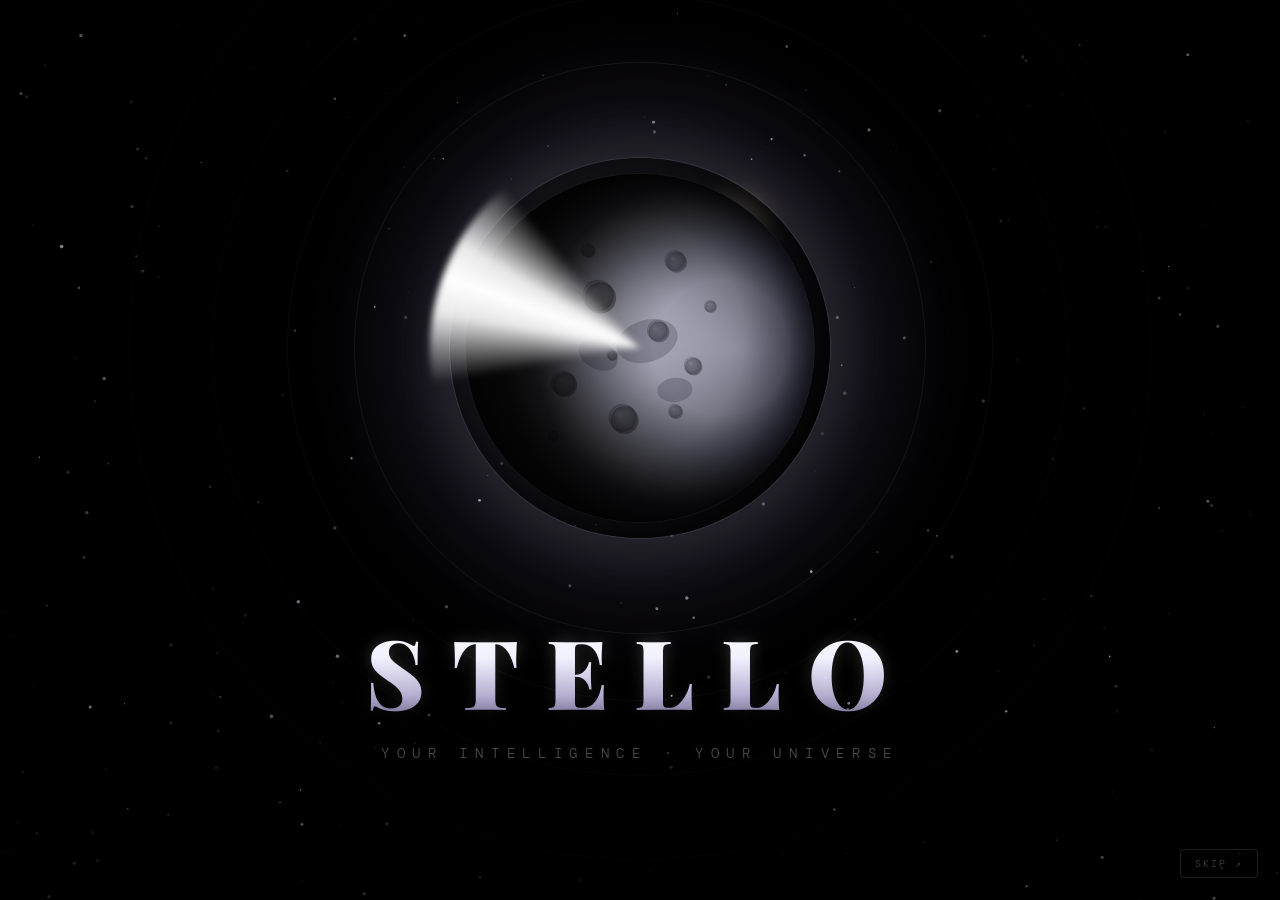
<file: templates/cutscene_ink.html>
<!DOCTYPE html>
<html lang="en">
<head>
<meta charset="UTF-8"/>
<meta name="viewport" content="width=device-width,initial-scale=1.0"/>
<title>STELLO</title>
<link href="https://fonts.googleapis.com/css2?family=Playfair+Display:wght@900&family=DM+Mono:wght@300&display=swap" rel="stylesheet">
<style>
*{margin:0;padding:0;box-sizing:border-box}
html,body{width:100vw;height:100vh;overflow:hidden;background:#000;font-family:'Playfair Display',serif}

/* ── MAIN STAGE ── */
#stage{
  position:fixed;inset:0;
  display:flex;align-items:center;justify-content:center;
  flex-direction:column;
  cursor:pointer;
  z-index:2;
}

/* ── FADE OUT ── */
#stage.out{animation:stageOut .9s ease forwards;pointer-events:none}
@keyframes stageOut{to{opacity:0}}

/* ── STAR FIELD ── */
#stars{position:fixed;inset:0;z-index:0}

/* ── ECLIPSE WRAPPER ── */
.eclipse-wrap{
  position:relative;
  width:clamp(200px,38vw,420px);
  height:clamp(200px,38vw,420px);
  display:flex;align-items:center;justify-content:center;
  z-index:3;
  animation:eclipseEntry 2.2s cubic-bezier(.16,1,.3,1) forwards;
  opacity:0;
}
@keyframes eclipseEntry{
  0%{opacity:0;transform:scale(0.6) translateY(40px)}
  100%{opacity:1;transform:scale(1) translateY(0)}
}

/* ── OUTER CORONA RINGS ── */
.corona-ring{
  position:absolute;
  border-radius:50%;
  border:1px solid rgba(255,255,255,0.06);
  animation:coronaPulse 4s ease-in-out infinite;
}
.corona-ring:nth-child(1){inset:-18%;animation-delay:0s}
.corona-ring:nth-child(2){inset:-34%;animation-delay:.4s;border-color:rgba(255,255,255,0.04)}
.corona-ring:nth-child(3){inset:-52%;animation-delay:.8s;border-color:rgba(255,255,255,0.025)}
.corona-ring:nth-child(4){inset:-72%;animation-delay:1.2s;border-color:rgba(255,255,255,0.015)}
@keyframes coronaPulse{
  0%,100%{opacity:.4;transform:scale(1)}
  50%{opacity:1;transform:scale(1.03)}
}

/* ── GLOW AURA ── */
.glow-aura{
  position:absolute;
  inset:-30%;
  border-radius:50%;
  background:radial-gradient(circle,
    rgba(255,255,255,0.22) 0%,
    rgba(220,210,255,0.12) 25%,
    rgba(180,160,255,0.06) 50%,
    transparent 70%
  );
  animation:auraPulse 3s ease-in-out infinite;
}
@keyframes auraPulse{
  0%,100%{opacity:.7;transform:scale(1)}
  50%{opacity:1;transform:scale(1.05)}
}

/* ── ECLIPSE LIGHT BURST ── */
.light-burst{
  position:absolute;
  inset:-5%;
  border-radius:50%;
  background:radial-gradient(circle,
    rgba(255,255,255,0.95) 0%,
    rgba(255,252,240,0.7) 8%,
    rgba(255,240,200,0.3) 18%,
    rgba(200,180,255,0.1) 32%,
    transparent 55%
  );
  animation:burstPulse 2.5s ease-in-out infinite;
  filter:blur(1px);
}
@keyframes burstPulse{
  0%,100%{opacity:.85}
  50%{opacity:1}
}

/* ── MOON CANVAS ── */
#moonCanvas{
  position:relative;
  border-radius:50%;
  box-shadow:
    0 0 0 1px rgba(255,255,255,0.08),
    0 0 60px 20px rgba(255,255,255,0.08),
    0 0 120px 40px rgba(200,180,255,0.05),
    inset -30px -20px 60px rgba(0,0,0,0.9);
  z-index:4;
  animation:moonSpin 40s linear infinite;
}
@keyframes moonSpin{to{transform:rotate(360deg)}}

/* ── ECLIPSE EDGE SHINE (the crescent white fire) ── */
.eclipse-shine{
  position:absolute;
  inset:0;
  border-radius:50%;
  background:conic-gradient(
    from 200deg,
    transparent 0deg,
    rgba(255,255,255,0.0) 60deg,
    rgba(255,255,255,0.9) 80deg,
    rgba(255,255,255,1) 90deg,
    rgba(255,255,255,0.9) 100deg,
    rgba(255,255,255,0.0) 120deg,
    transparent 360deg
  );
  border-radius:50%;
  filter:blur(3px);
  z-index:5;
  mix-blend-mode:screen;
  animation:shineRotate 20s linear infinite;
}
@keyframes shineRotate{to{transform:rotate(360deg)}}

/* ── SOLAR FLARES ── */
.flare{
  position:absolute;
  border-radius:50%;
  filter:blur(8px);
  mix-blend-mode:screen;
  animation:flarePulse var(--dur,3s) ease-in-out infinite var(--del,0s);
}
@keyframes flarePulse{
  0%,100%{opacity:0;transform:scale(.8)}
  50%{opacity:.9;transform:scale(1)}
}

/* ── STELLO TEXT ── */
.stello-wrap{
  position:relative;
  z-index:6;
  text-align:center;
  margin-top:clamp(28px,5vw,48px);
  opacity:0;
  animation:textReveal 1.2s cubic-bezier(.16,1,.3,1) 1.4s forwards;
}
@keyframes textReveal{
  0%{opacity:0;transform:translateY(20px) letterSpacing(0)}
  100%{opacity:1;transform:translateY(0)}
}
.stello-text{
  font-size:clamp(44px,9vw,96px);
  font-weight:900;
  letter-spacing:.28em;
  color:transparent;
  background:linear-gradient(180deg,
    #ffffff 0%,
    #f0f0ff 40%,
    rgba(220,210,255,0.8) 70%,
    rgba(180,160,255,0.4) 100%
  );
  -webkit-background-clip:text;
  background-clip:text;
  text-shadow:none;
  position:relative;
}
.stello-text::after{
  content:'STELLO';
  position:absolute;
  inset:0;
  background:linear-gradient(180deg,rgba(255,255,255,0.6),transparent);
  -webkit-background-clip:text;
  background-clip:text;
  color:transparent;
  filter:blur(8px);
  opacity:.5;
}
.stello-sub{
  font-family:'DM Mono',monospace;
  font-size:clamp(9px,1.4vw,14px);
  letter-spacing:.55em;
  color:rgba(255,255,255,0.3);
  text-transform:uppercase;
  margin-top:10px;
  font-weight:300;
  opacity:0;
  animation:fadeUp .8s ease 2.4s forwards;
}
@keyframes fadeUp{
  from{opacity:0;transform:translateY(8px)}
  to{opacity:1;transform:translateY(0)}
}

/* ── HINT ── */
.hint{
  position:fixed;
  bottom:28px;
  left:50%;
  transform:translateX(-50%);
  font-family:'DM Mono',monospace;
  font-size:11px;
  letter-spacing:.3em;
  color:rgba(255,255,255,0.18);
  text-transform:uppercase;
  white-space:nowrap;
  opacity:0;
  animation:hintPulse 2s ease 4.5s infinite;
  z-index:10;
}
@keyframes hintPulse{
  0%,100%{opacity:0}
  50%{opacity:.6}
}

/* ── SKIP ── */
#skip{
  position:fixed;bottom:22px;right:22px;z-index:999;
  font-family:'DM Mono',monospace;font-size:10px;letter-spacing:.2em;
  color:rgba(255,255,255,0.22);background:none;
  border:1px solid rgba(255,255,255,0.12);padding:7px 14px;
  cursor:pointer;text-transform:uppercase;border-radius:4px;
  transition:all .2s;
  opacity:0;animation:fadeUp .6s ease 1s forwards;
}
#skip:hover{color:rgba(255,255,255,.7);border-color:rgba(255,255,255,.3)}

/* ── LENS FLARE STREAKS ── */
.streak{
  position:fixed;
  width:1px;
  background:linear-gradient(to bottom,transparent,rgba(255,255,255,0.06),transparent);
  pointer-events:none;
  animation:streakFade 6s ease-in-out infinite;
  transform-origin:center;
}
@keyframes streakFade{0%,100%{opacity:0}50%{opacity:1}}

/* ── VIGNETTE ── */
.vignette{
  position:fixed;inset:0;z-index:1;pointer-events:none;
  background:radial-gradient(ellipse at center,transparent 30%,rgba(0,0,0,0.65) 100%);
}
</style>
</head>
<body>

<!-- Stars -->
<canvas id="stars" style="position:fixed;inset:0;z-index:0"></canvas>

<!-- Vignette -->
<div class="vignette"></div>

<!-- Skip -->
<button id="skip" onclick="enter()">skip ↗</button>

<!-- Main Stage -->
<div id="stage">
  <div class="eclipse-wrap" id="eclipseWrap">

    <!-- Corona rings -->
    <div class="corona-ring"></div>
    <div class="corona-ring"></div>
    <div class="corona-ring"></div>
    <div class="corona-ring"></div>

    <!-- Glow aura -->
    <div class="glow-aura"></div>

    <!-- Light burst (eclipse corona) -->
    <div class="light-burst"></div>

    <!-- Solar flares -->
    <div class="flare" id="fl1"></div>
    <div class="flare" id="fl2"></div>
    <div class="flare" id="fl3"></div>

    <!-- Moon -->
    <canvas id="moonCanvas"></canvas>

    <!-- Eclipse shine (crescent edge fire) -->
    <div class="eclipse-shine"></div>

  </div>

  <!-- STELLO Text -->
  <div class="stello-wrap">
    <div class="stello-text">STELLO</div>
    <div class="stello-sub">your intelligence · your universe</div>
  </div>
</div>

<!-- Hint -->
<div class="hint">— touch to enter —</div>

<script>
// ── STAR FIELD ──────────────────────────────────────────────
const sc = document.getElementById('stars');
const sctx = sc.getContext('2d');
let W, H, stars = [];

function initStars() {
  W = sc.width = innerWidth;
  H = sc.height = innerHeight;
  stars = Array.from({length: 280}, () => ({
    x: Math.random() * W,
    y: Math.random() * H,
    r: Math.random() * 1.6 + 0.2,
    alpha: Math.random() * 0.8 + 0.1,
    speed: Math.random() * 0.4 + 0.05,
    twinkle: Math.random() * Math.PI * 2,
    tSpeed: Math.random() * 0.015 + 0.005,
    color: Math.random() > 0.85
      ? `hsl(${220 + Math.random()*60},80%,90%)`
      : '#fff',
  }));
}

// Shooting stars
let shooters = [];
function spawnShooter() {
  shooters.push({
    x: Math.random() * W * 0.7,
    y: Math.random() * H * 0.4,
    len: Math.random() * 180 + 80,
    speed: Math.random() * 12 + 8,
    alpha: 1,
    angle: Math.PI / 4 + (Math.random() - 0.5) * 0.3,
    life: 1,
  });
}

let lastShoot = 0;
function drawStars(ts) {
  sctx.clearRect(0, 0, W, H);

  // Draw stars
  stars.forEach(s => {
    s.twinkle += s.tSpeed;
    const a = s.alpha * (0.6 + 0.4 * Math.sin(s.twinkle));
    sctx.beginPath();
    sctx.arc(s.x, s.y, s.r, 0, Math.PI * 2);
    sctx.fillStyle = s.color;
    sctx.globalAlpha = a;
    sctx.fill();
  });

  // Shooting stars
  if (ts - lastShoot > 3500 && Math.random() > 0.5) {
    spawnShooter(); lastShoot = ts;
  }
  shooters = shooters.filter(sh => sh.life > 0);
  shooters.forEach(sh => {
    sh.life -= 0.02;
    sh.x += Math.cos(sh.angle) * sh.speed;
    sh.y += Math.sin(sh.angle) * sh.speed;
    const tail = {
      x: sh.x - Math.cos(sh.angle) * sh.len,
      y: sh.y - Math.sin(sh.angle) * sh.len,
    };
    const grad = sctx.createLinearGradient(tail.x, tail.y, sh.x, sh.y);
    grad.addColorStop(0, 'rgba(255,255,255,0)');
    grad.addColorStop(1, `rgba(255,255,255,${sh.life * 0.9})`);
    sctx.beginPath();
    sctx.moveTo(tail.x, tail.y);
    sctx.lineTo(sh.x, sh.y);
    sctx.strokeStyle = grad;
    sctx.lineWidth = 1.5;
    sctx.stroke();
  });

  sctx.globalAlpha = 1;
  requestAnimationFrame(drawStars);
}
initStars();
addEventListener('resize', initStars);
requestAnimationFrame(drawStars);

// ── MOON CANVAS ──────────────────────────────────────────────
const moon = document.getElementById('moonCanvas');
const mctx = moon.getContext('2d');
const SIZE = Math.min(innerWidth * 0.35, 380);
moon.width = moon.height = SIZE;
moon.style.width = moon.style.height = SIZE + 'px';

function drawMoon() {
  const s = SIZE;
  const cx = s / 2, cy = s / 2, r = s * 0.46;
  mctx.clearRect(0, 0, s, s);

  // Moon base
  const moonGrad = mctx.createRadialGradient(cx - r*0.2, cy - r*0.15, r*0.05, cx, cy, r);
  moonGrad.addColorStop(0, '#d8d8e8');
  moonGrad.addColorStop(0.3, '#b8b8cc');
  moonGrad.addColorStop(0.65, '#888898');
  moonGrad.addColorStop(0.85, '#555566');
  moonGrad.addColorStop(1, '#222230');
  mctx.beginPath();
  mctx.arc(cx, cy, r, 0, Math.PI * 2);
  mctx.fillStyle = moonGrad;
  mctx.fill();

  // Craters
  const craters = [
    {x:.38,y:.35,r:.09,d:.7},{x:.6,y:.25,r:.06,d:.6},
    {x:.28,y:.6,r:.07,d:.65},{x:.65,y:.55,r:.05,d:.6},
    {x:.45,y:.7,r:.08,d:.7},{x:.22,y:.42,r:.04,d:.55},
    {x:.7,y:.38,r:.035,d:.5},{x:.55,y:.45,r:.06,d:.6},
    {x:.35,y:.22,r:.04,d:.5},{x:.42,y:.52,r:.03,d:.5},
    {x:.6,y:.68,r:.04,d:.55},{x:.25,y:.75,r:.03,d:.5},
  ];

  craters.forEach(c => {
    const cx2 = cx - r + c.x * r * 2;
    const cy2 = cy - r + c.y * r * 2;
    const cr = c.r * r;
    const dist = Math.sqrt((cx2-cx)**2+(cy2-cy)**2);
    if(dist + cr > r * 0.95) return;

    // Shadow
    mctx.beginPath();
    mctx.arc(cx2 + cr*0.15, cy2 + cr*0.15, cr, 0, Math.PI*2);
    mctx.fillStyle = `rgba(0,0,0,${c.d*0.5})`;
    mctx.fill();

    // Crater floor
    const cg = mctx.createRadialGradient(cx2-cr*.2,cy2-cr*.2,0,cx2,cy2,cr);
    cg.addColorStop(0, `rgba(180,180,195,${c.d*0.4})`);
    cg.addColorStop(0.6, `rgba(100,100,115,${c.d*0.3})`);
    cg.addColorStop(1, `rgba(30,30,45,${c.d*0.5})`);
    mctx.beginPath();
    mctx.arc(cx2, cy2, cr, 0, Math.PI*2);
    mctx.fillStyle = cg;
    mctx.fill();

    // Rim highlight
    mctx.beginPath();
    mctx.arc(cx2 - cr*.3, cy2 - cr*.3, cr*0.25, 0, Math.PI*2);
    mctx.fillStyle = `rgba(255,255,255,${c.d*0.08})`;
    mctx.fill();
  });

  // Maria (dark regions)
  const marias = [
    {x:.52,y:.48,rx:.18,ry:.12,a:-.3},{x:.38,y:.52,rx:.12,ry:.08,a:.5},
    {x:.6,y:.62,rx:.1,ry:.07,a:-.1},{x:.3,y:.35,rx:.08,ry:.05,a:.2},
  ];
  mctx.save();
  marias.forEach(m => {
    const mx = cx - r + m.x*r*2, my = cy - r + m.y*r*2;
    mctx.save();
    mctx.translate(mx, my);
    mctx.rotate(m.a);
    mctx.beginPath();
    mctx.ellipse(0, 0, m.rx*r, m.ry*r, 0, 0, Math.PI*2);
    mctx.fillStyle = 'rgba(30,30,50,0.22)';
    mctx.fill();
    mctx.restore();
  });
  mctx.restore();

  // Terminator (shadow side - eclipse dark)
  const shadowGrad = mctx.createRadialGradient(cx + r*.55, cy, 0, cx + r*.3, cy, r*1.1);
  shadowGrad.addColorStop(0, 'rgba(0,0,0,0.0)');
  shadowGrad.addColorStop(0.35, 'rgba(0,0,0,0.15)');
  shadowGrad.addColorStop(0.65, 'rgba(0,0,0,0.6)');
  shadowGrad.addColorStop(0.85, 'rgba(0,0,0,0.88)');
  shadowGrad.addColorStop(1, 'rgba(0,0,0,0.95)');
  mctx.beginPath();
  mctx.arc(cx, cy, r, 0, Math.PI*2);
  mctx.fillStyle = shadowGrad;
  mctx.fill();

  // Edge glow (the eclipse halo at edge)
  mctx.beginPath();
  mctx.arc(cx, cy, r, 0, Math.PI*2);
  mctx.strokeStyle = 'rgba(255,255,255,0.06)';
  mctx.lineWidth = 1;
  mctx.stroke();

  // Clip to circle
  mctx.globalCompositeOperation = 'destination-in';
  mctx.beginPath();
  mctx.arc(cx, cy, r, 0, Math.PI*2);
  mctx.fillStyle = '#000';
  mctx.fill();
  mctx.globalCompositeOperation = 'source-over';
}
drawMoon();

// ── SOLAR FLARES ─────────────────────────────────────────────
const flarePos = [
  {id:'fl1', top:'10%', left:'62%', w:'22%', h:'22%', bg:'rgba(255,240,180,0.35)', dur:'2.8s', del:'0s'},
  {id:'fl2', top:'60%', left:'15%', w:'18%', h:'18%', bg:'rgba(200,180,255,0.25)', dur:'3.4s', del:'.8s'},
  {id:'fl3', top:'20%', left:'18%', w:'14%', h:'14%', bg:'rgba(255,255,255,0.2)',  dur:'2.2s', del:'1.4s'},
];
flarePos.forEach(f => {
  const el = document.getElementById(f.id);
  el.style.cssText = `
    top:${f.top};left:${f.left};
    width:${f.w};height:${f.h};
    background:radial-gradient(circle,${f.bg},transparent 70%);
    --dur:${f.dur};--del:${f.del};
  `;
});

// ── ENTER ────────────────────────────────────────────────────
let canEnter = false, entered = false;
setTimeout(() => canEnter = true, 2000);
setTimeout(() => enter(), 9000);

document.getElementById('stage').addEventListener('click', () => { if(canEnter) enter(); });
document.addEventListener('keydown', e => { if(['Enter',' '].includes(e.key) && canEnter) enter(); });

function enter() {
  if(entered) return; entered = true;
  document.getElementById('skip').style.display = 'none';
  document.getElementById('stage').classList.add('out');
  setTimeout(() => window.location.href = '/login', 900);
}

addEventListener('resize', () => { initStars(); });
</script>
</body>
</html>
</file>
